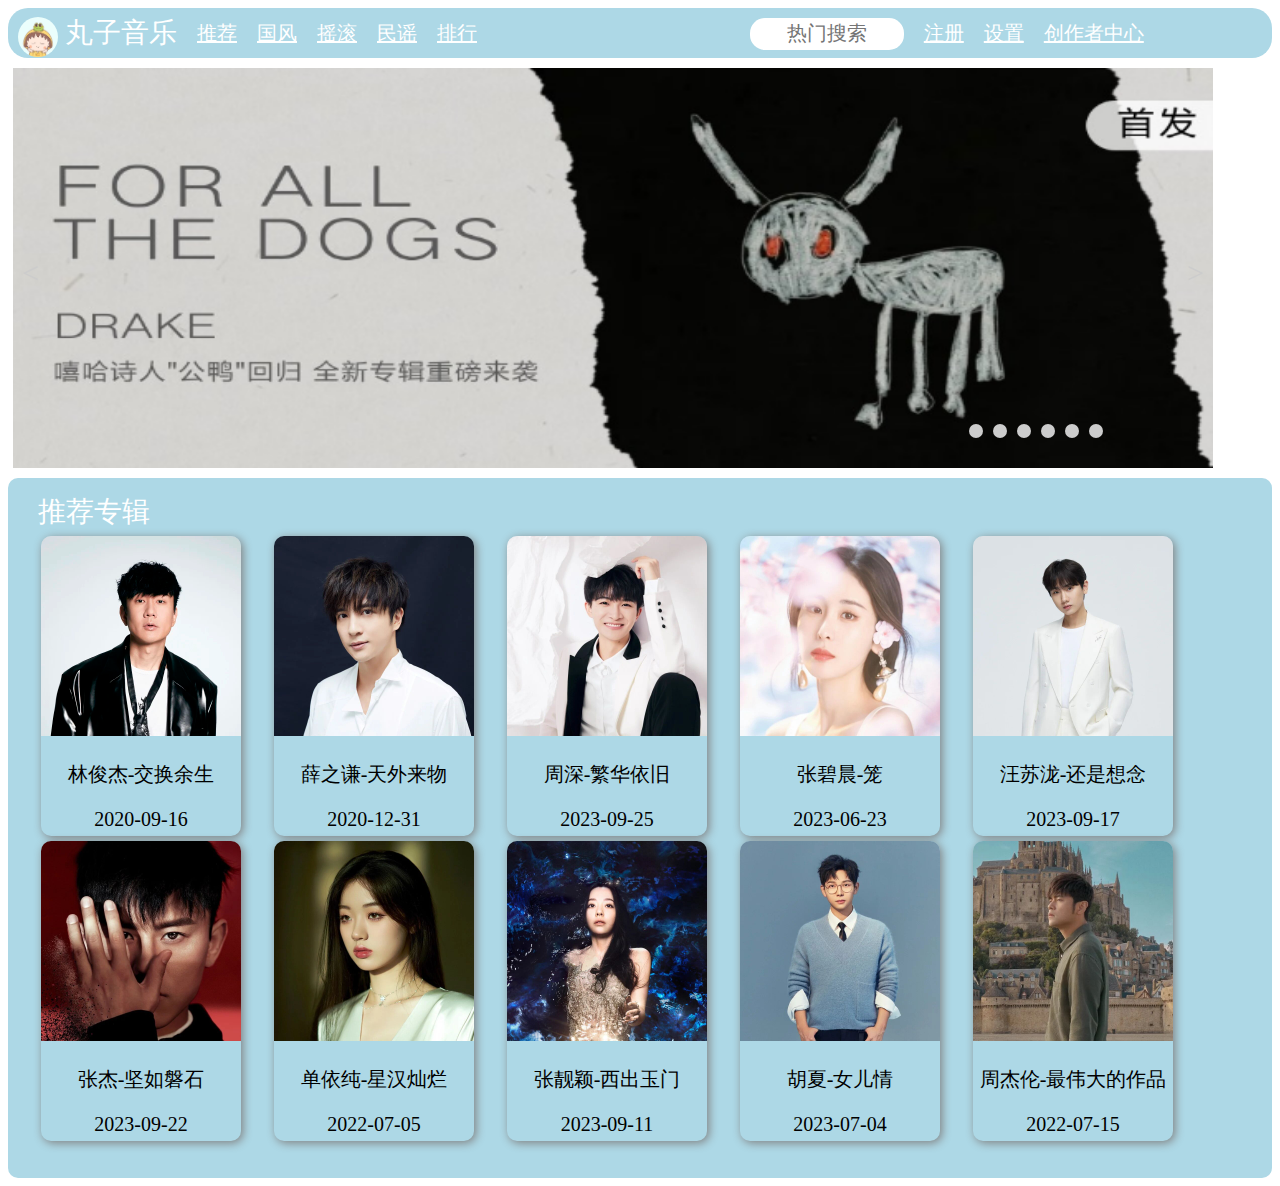
<file: index.html>
<!DOCTYPE html>
<html>
	<head>
		<meta charset="utf-8" />
		<title>丸子音乐</title>
		<link rel="stylesheet" href="css/index.css">
	</head>
	<body>
		<header>
			<ul class="ul">
				<li>
					<img src="img/1.jpg" alt=""/>
					<span class="aa">丸子音乐</span>
				</li>
				<li><a href="#">推荐</a></li>
				<li><a href="#">国风</a></li>
				<li><a href="#">摇滚</a></li>
				<li><a href="#">民谣</a></li>
				<li><a href="ph.html">排行</a></li>
			</ul>
			<ul class="ul1">
				<li><a href="czz.html">创作者中心</a></li>
				<li><a href="sz.html">设置</a></li>
				<li><a href="#">注册</a></li>
				<li><input type="text" placeholder="热门搜索"></li>
			</ul>
		</header>
		
		<div class="div">
			<div class="div1"><img src="img/5.png" width="1200" height="400"/></div>
			<div class="div1"><img src="img/2.png" width="1200" height="400"/></div>
			<div class="div1"><img src="img/3.png" width="1200" height="400"/></div>
			<div class="div1"><img src="img/4.png" width="1200" height="400"/></div>
			<div class="div1"><img src="img/7.png" width="1200" height="400"/></div>
			<div class="div1"><img src="img/8.png" width="1200" height="400"/></div>
			<div class="divleft">&lt;</div>
			<div class="divright">&gt;</div>
			<div class="div2">
				<ul>
					<li></li>
					<li></li>
					<li></li>
					<li></li>
					<li></li>
					<li></li>
				</ul>
			</div>
		</div>
		
		<script type="text/javascript" src="js/jquery-3.4.1.min.js"></script>
		<script type="text/javascript">
			$(function(){
				var index=0;
				setInterval(function(){
					if(index==$(".div1").length-1){
						index=0;
						$(".div1").css("opacity","0");
						$(".div1").eq(index).css("opacity","1");
					}else{
					index++;
					$(".div1").css("opacity","0");
					$(".div1").eq(index).css("opacity","1");
					}
				},2000)
			})
		</script>
		
		<section>
			<div class="div3">
				<p >推荐专辑</p>
				<ul>
					<li>
						<img src="img/6-1.jpg"/>
						<p>林俊杰-交换余生</p>
						<span>2020-09-16</span>
					</li>
					<li>
						<img src="img/6-2.jpg"/>
						<p>薛之谦-天外来物</p>
						<span>2020-12-31</span>
					</li>
					<li>
						<img src="img/6-3.jpg"/>
						<p>周深-繁华依旧</p>
						<span>2023-09-25</span>
					</li>
					<li>
						<img src="img/6-4.jpg"/>
						<p>张碧晨-笼</p>
						<span>2023-06-23</span>
					</li>
					<li>
						<img src="img/6-5.jpg"/>
						<p>汪苏泷-还是想念</p>
						<span>2023-09-17</span>
					</li>
					<li>
						<img src="img/6-6.jpg"/>
						<p>张杰-坚如磐石</p>
						<span>2023-09-22</span>
					</li>
					<li>
						<img src="img/6-7.jpg"/>
						<p>单依纯-星汉灿烂</p>
						<span>2022-07-05</span>
					</li>
					<li>
						<img src="img/6-8.jpg"/>
						<p>张靓颖-西出玉门</p>
						<span>2023-09-11</span>
					</li>
					<li>
						<img src="img/6-9.jpg"/>
						<p>胡夏-女儿情</p>
						<span>2023-07-04</span>
					</li>
					<li>
						<img src="img/6-10.jpg"/>
						<p>周杰伦-最伟大的作品</p>
						<span>2022-07-15</span>
					</li>
				</ul>
			</div>
		</section>
		
	</body>
</html>
</file>
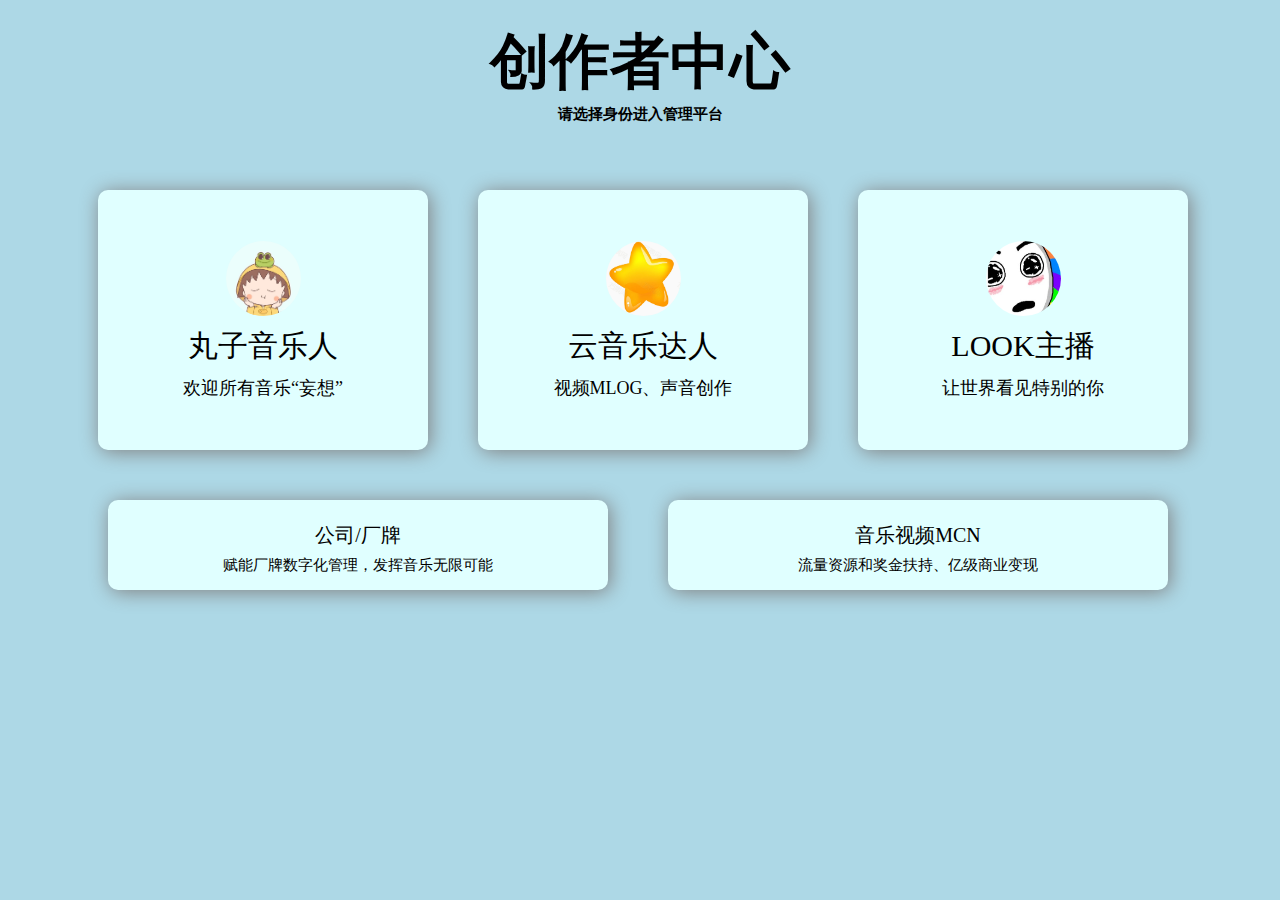
<file: czz.html>
<!DOCTYPE html>
<html>
	<head>
		<meta charset="utf-8">
		<title>创作者中心</title>
		<link rel="stylesheet" href="css/czz.css">
	</head>
	<body>
		<h1>创作者中心</h1>
		<h2>请选择身份进入管理平台</h2>
		<div class="div1">
			<ul>
			<li>
				<img src="img/9-1.jpg" >
				<p>丸子音乐人</p>
				<span>欢迎所有音乐“妄想”</span>
			</li>
			<li>
				<img src="img/9-2.jpg" >
				<p>云音乐达人</p>
				<span>视频Mlog、声音创作</span>
			</li>
			<li>
				<img src="img/9-3.jpg" >
				<p>LOOK主播</p>
				<span>让世界看见特别的你</span>
			</li>
		</ul>
		</div>
		
		<div class="div2">
			<ul>
				<li>
					<p style="font-size: 20px">公司/厂牌</p>
			        <span style="font-size: 15px">赋能厂牌数字化管理，发挥音乐无限可能</span>
				</li>
				<li>
					<p style="font-size: 20px">音乐视频MCN</p>
					<span style="font-size: 15px">流量资源和奖金扶持、亿级商业变现</span>
				</li>
			</ul>
		</div>
	</body>
</html>
</file>
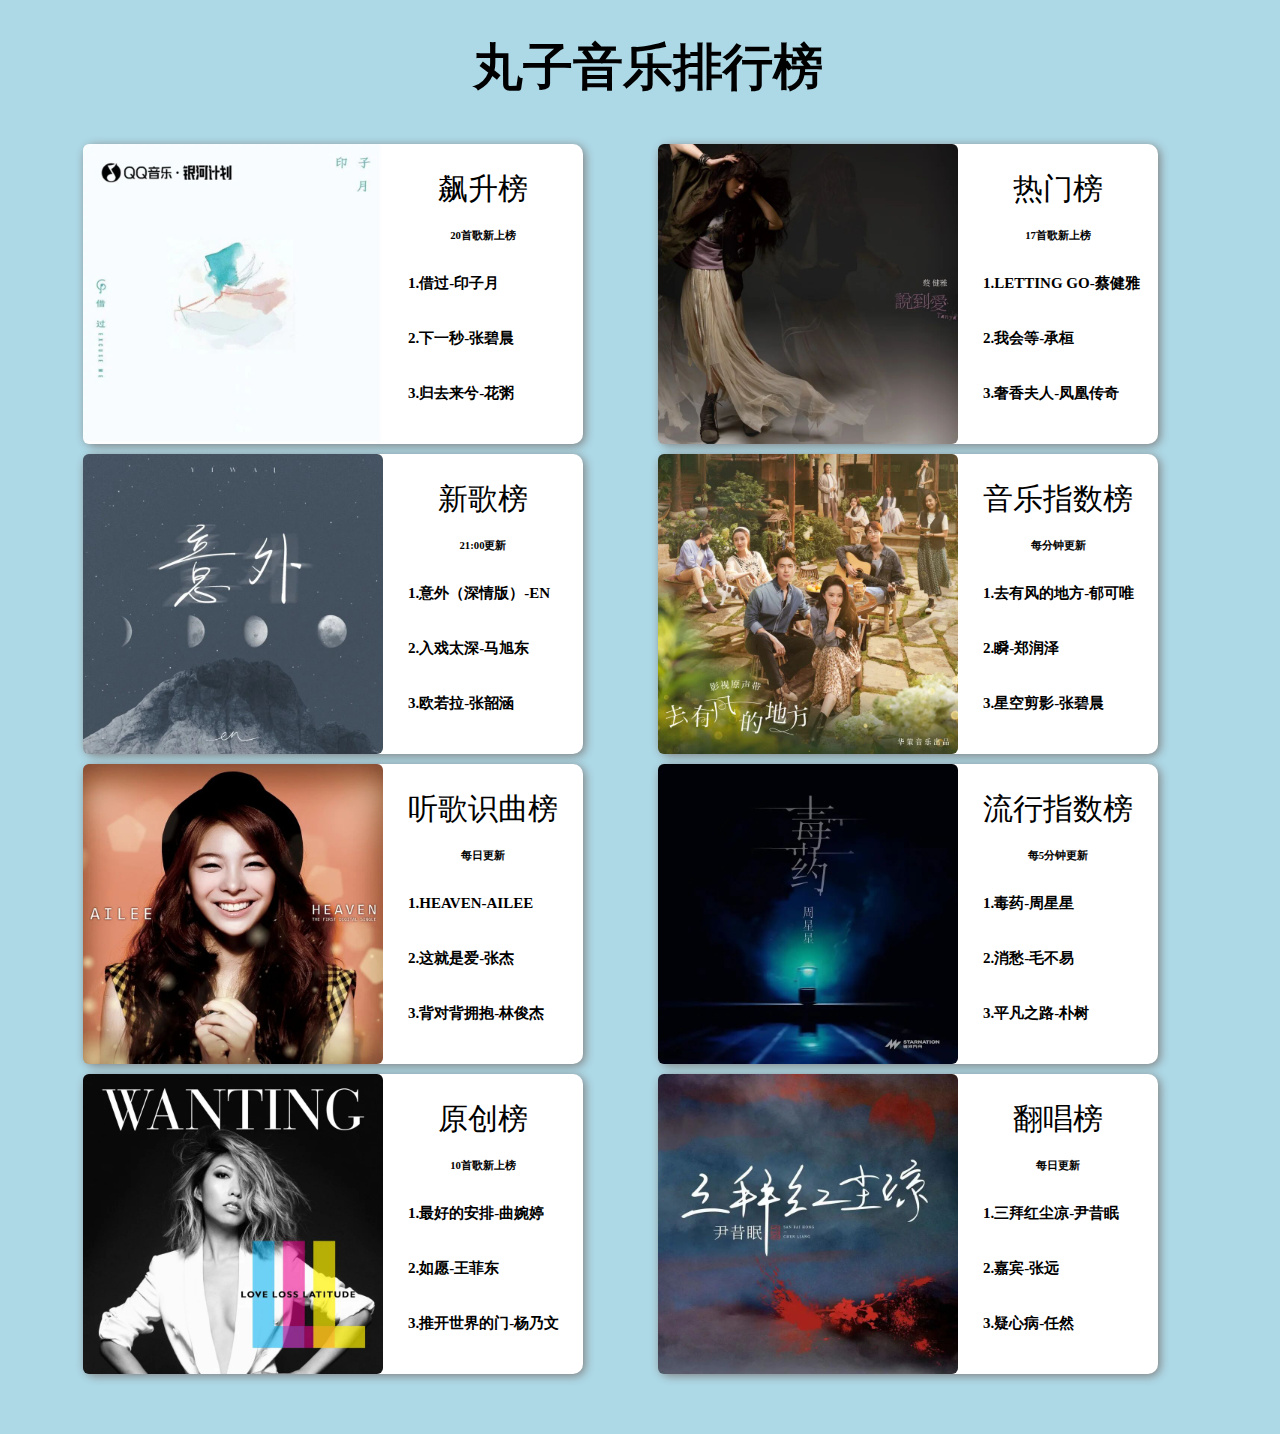
<file: ph.html>
<!DOCTYPE html>
<html>
	<head>
		<meta charset="utf-8">
		<title>排行</title>
		<link rel="stylesheet" href="css/ph.css">
	</head>
	<body>
		<h1>丸子音乐排行榜</h1>
		<div class="div1">
		<ul>
			<li>
				<img src="img/10.1.jpg">
				<p>飙升榜</p>
				<h6>20首歌新上榜</h6>
				<h5>1.借过-印子月</h5>
				<h5>2.下一秒-张碧晨</h5>
				<h5>3.归去来兮-花粥</h5>
			</li>
			<li>
				<img src="img/10.2.jpg" >
				<p>热门榜</p>
				<h6>17首歌新上榜</h6>
				<h5>1.Letting Go-蔡健雅</h5>
				<h5>2.我会等-承桓</h5>
				<h5>3.奢香夫人-凤凰传奇</h5>
			</li>
			<li>
				<img src="img/10.3.jpg" >
				<p>新歌榜</p>
				<h6>21:00更新</h6>
				<h5>1.意外（深情版）-en</h5>
				<h5>2.入戏太深-马旭东</h5>
				<h5>3.欧若拉-张韶涵</h5>
			</li>
			<li>
				<img src="img/10.4.jpg" >
				<p>音乐指数榜</p>
				<h6>每分钟更新</h6>
				<h5>1.去有风的地方-郁可唯</h5>
				<h5>2.瞬-郑润泽</h5>
				<h5>3.星空剪影-张碧晨</h5>
			</li>
			<li>
				<img src="img/10.5.jpg" >
				<p>听歌识曲榜</p>
				<h6>每日更新</h6>
				<h5>1.HEAVEN-Ailee</h5>
				<h5>2.这就是爱-张杰</h5>
				<h5>3.背对背拥抱-林俊杰</h5>
			</li>
			<li>
				<img src="img/10.6.jpg" >
				<p>流行指数榜</p>
				<h6>每5分钟更新</h6>
				<h5>1.毒药-周星星</h5>
				<h5>2.消愁-毛不易</h5>
				<h5>3.平凡之路-朴树</h5>
			</li>
			<li>
				<img src="img/10.7.jpg" >
				<p>原创榜</p>
				<h6>10首歌新上榜</h6>
				<h5>1.最好的安排-曲婉婷</h5>
				<h5>2.如愿-王菲东</h5>
				<h5>3.推开世界的门-杨乃文</h5>
			</li>
			<li>
				<img src="img/10.8.jpg" >
				<p>翻唱榜</p>
				<h6>每日更新</h6>
				<h5>1.三拜红尘凉-尹昔眠</h5>
				<h5>2.嘉宾-张远</h5>
				<h5>3.疑心病-任然</h5>
			</li>
		</ul>
		</div>
	</body>
</html>
</file>
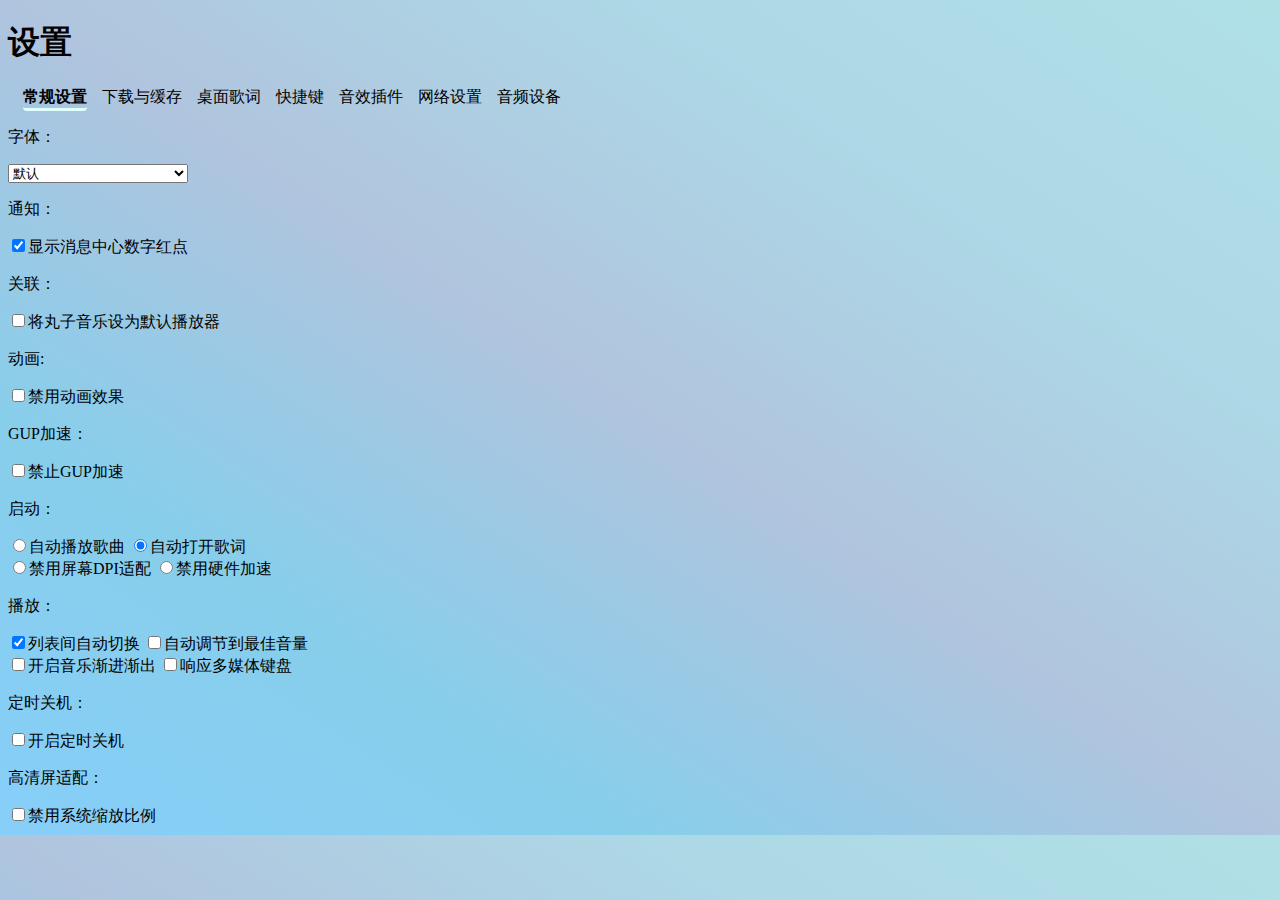
<file: sz.html>
<!DOCTYPE html>
<html>
	<head>
		<meta charset="utf-8">
		<title>设置</title>
		<link rel="stylesheet" href="css/sz.css">
	</head>
	<body>
		<h1>设置</h1>
		<ul class="ul1">
		    <li class="active">常规设置</li>
		    <li>下载与缓存</li>
		    <li>桌面歌词</li>
		    <li>快捷键</li>
		    <li>音效插件</li>
		    <li>网络设置</li>
		    <li>音频设备</li>
		</ul>
		<p><span >字体：</span></p>
		<select>
		    <option value="" selected>默认</option>
		    <option>仿宋</option>
		    <option>宋体</option>
		    <option>楷体</option>
		    <option>华文行楷</option>
		    <option>黑体</option>
		    <option>方正幼圆</option>
		</select>
		
		<ul>
		    <li>
		        <p>通知：</p>
		        <label><input type="checkbox" name="1" checked>显示消息中心数字红点</label>
		    </li>
		    <li>
		        <p>关联：</p>
		        <label><input type="checkbox" name="1">将丸子音乐设为默认播放器</label>
		    </li>
		    <li>
		        <p>动画:</p>
		        <label><input type="checkbox" name="1">禁用动画效果</label>
		    </li>
		    <li>
		        <p>GUP加速：</p>
		        <label><input type="checkbox" name="1">禁止GUP加速</label>
		    </li>
		    <li>
		        <p>启动：</p>
		        <label><input type="radio" name="1" checked>自动播放歌曲</label>
				 <label><input type="radio" name="1" checked>自动打开歌词</label>
		        <div>
		            <label><input type="radio" name="1">禁用屏幕DPI适配</label>
					<label><input type="radio" name="1">禁用硬件加速</label>
		        </div>
		    </li>
			<li>
			    <p>播放：</p>
			    <label><input type="checkbox" name="2" checked>列表间自动切换</label>
				<label><input type="checkbox" name="2">自动调节到最佳音量</label>
			    <div>
			        <label><input type="checkbox" name="2">开启音乐渐进渐出</label>
					<label><input type="checkbox" name="2">响应多媒体键盘</label>
			    </div>
		    <li>
		        <p>定时关机：</p>
		        <label><input type="checkbox" name="1" />开启定时关机</label>
		    </li>
		    <li>
		        <p>高清屏适配：</p>
		        <label><input type="checkbox" name="1"/>禁用系统缩放比例</label>
		    </li>
		</ul>
	</body>
</html>
</file>
<file: css/index.css>
*{
    font-family: "楷体";
    font-size: 20px;
}
ul,li{
    margin: 0;
    padding: 0;
    list-style: none;
}
header{
    width: 100%;
    height: 50px;
    background-color: lightblue;
    line-height: 50px;
    border-radius: 20px;
}
header ul{
    float: left;
}
a{
    text-decoration: none;
    color: white;
}
a:hover{
    font-size: 25px;
}
.aa{
    color: white;
    font-size: 28px;
    font-family: "楷体";
    margin-left: 2px;
}
.ul,.ul1{
    box-sizing: border-box;
    height: 50px;
}

.ul{
    margin-left: 10px;
}
.ul>li{
    float: left;
    margin-right: 20px;
    font-size: 20px;
}
.ul>li>a{
    text-decoration: underline;
}
.ul>li>img{
    width: 40px;
    height: 40px;
    /* 变成圆 */
    border-radius: 50%;  
    vertical-align: middle;
}

.ul1{
    margin-left: 20%;
}
.ul1>li{
    float: right;
    margin-right: 20px;
	font-size: 20px;
}
.ul1>li>a{
    text-decoration: underline;
}
.ul1 input{
    text-align: center;
    width: 150px;
    height: 30px;
    border-radius: 15px;
    background-color: white;
    border: 0;
    outline: none;
}



.div{
	width: 1200px;
	height:400px;
	position: relative;
	margin-top: 10px;
	margin-bottom: 10px;
	margin-left: 5px;
}
.div1{
	position: absolute;
	top: 0;
	left: 0;
	opacity: 0;
	transition: all 1.5s;
}
.div1:nth-child(1){
	opacity: 1;
}
.divleft{
	position: absolute;
	width: 35px;
	height: 50px;
	color: #ccc;
	top: 180px;
	border-radius: 0 5px 5px 0;
	text-align: center;
	line-height: 50px;
	font-size: 30px;
}
.divleft:hover{
	background-color: #00000050;
	color: #fff;
}

.divright{
	position: absolute;
	width: 35px;
	height: 50px;
	color: #ccc;
	top: 180px;
	border-radius: 0 5px 5px 0;
	text-align: center;
	line-height: 50px;
	font-size: 30px;
	right: 0;
}
.divright:hover{
	background-color: #00000050;
	color: #fff;
}

.div2>ul{
	padding: 0;
	margin: 0;
	list-style: none;
}
.div2 li{
	width: 14px;
	height: 14px;
	border-radius: 100%;
	background-color: #ccc;
	float: left;
	margin-right: 10px;
}
.div2 li:hover{
	background-color: #fff;
}
.div2{
	position: absolute;
	bottom: 30px;
	right: 100px;
}


section{
    height:100%;
    width: 100%;
    background-color: lightblue;
    background-size: 100%;
    background-repeat: no-repeat;
    border-radius: 10px;
}
.div3{
    margin: auto;
    margin-top: 10px;
    width: 100%; 
    overflow: hidden; 
    height: 700px;
}
.div3>p{
    padding:0;
    margin: 0;
    margin-top: 15px;
    margin-left: 30px;
    font-size: 28px;
    cursor: pointer;
	color: white;
}
.div3>ul{
    width: 100%;
    margin: auto;
}
.div3>ul>li{
    float: left;
    margin-left: 33px;
    margin-top: 5px;
    width: 200px;
    height: 300px;
    box-shadow: gray 2px 2px 10px;
    text-align: center;
    background-color: lightblue;
    text-transform: uppercase;
    border-radius: 10px;
    cursor: pointer;
}
.div3>ul>li img{
    width: 200px;
	border-top-left-radius: 10px;
    border-top-right-radius: 10px;
}
</file>
<file: css/czz.css>
body{
	background-color: lightblue;
}
h1{
	text-align: center;
	font-size:60px;
	font-family: 楷体;
	line-height: 5px;
	margin-top: 60px;
}
h2{
	text-align: center;
	font-size: 15px;
	font-family: 仿宋;
}
.div1>ul>li>img{
	width: 75px;
	height: 75px;
	border-radius: 50%;
	vertical-align: middle;
}
.div1>ul>li>p{
	font-size: 30px;
	line-height: 0px;
}
.div1>ul>li>span{
	font-size: 18px;
}
.div1>ul>li{
	float: left;
	margin-left: 50px;
	margin-top: 50px;
	width: 330px;
	height: 260px;
	box-shadow: gray 2px 2px 20px;
	text-align: center;
	background-color:lightcyan;
	text-transform: uppercase;
	border-radius: 10px;
	display: flex;
	flex-direction: column;
	justify-content: center;
	align-items: center;
}
.div2>ul>li{
	float: left;
	margin-left: 60px;
	margin-top: 50px;
	width: 500px;
	height: 90px;
	box-shadow: gray 2px 2px 20px;
	text-align: center;
	background-color: lightcyan;
	text-transform: uppercase;
	border-radius: 10px;
	list-style: none;
	display: flex;
	flex-direction: column;
	justify-content: center;
	align-items: center;
}
.div2>ul>li>p {
	line-height: 1px;
}
</file>
<file: css/ph.css>
body{
	background-color: lightblue;
	height:1300px;
	width: 100%;
	border-radius: 10px;
}
h1{
	text-align: center;
	font-family: 楷体;
	font-size:50px;
}
ul,li{
    margin: 0;
    padding: 0;
    list-style: none;
}
.div1{
    margin: auto;
    margin-top: 10px;
    width: 100%; 
    overflow: hidden; 
    height: 1300px;
}
.div1>ul>li{
	float: left;
	margin-left: 75px;
	margin-top: 10px;
	width: 500px;
	height: 300px;
	box-shadow: gray 2px 2px 10px;
	text-align: center;
	background-color: white;
	text-transform: uppercase;
	border-radius: 10px;
	cursor: pointer;
}
.div1>ul>li>img{
	width: 300px;
	height: 300px;
	border-radius: 2%;
	vertical-align: middle;
	float: left;
}
.div1>ul>li>p{
	font-size: 30px;
	line-height: 0px;
	font-family: 方正幼圆;
	padding-top: 15px;
}
.div1>ul>li>h5{
	text-align: left;
	padding-left: 325px;
	font-family: 等线;
	line-height:30px ;
	font-size:15px ;
}
.div1>ul>li>h6{
	font-family: 宋体;
	padding-top: 10px;
}
</file>
<file: css/sz.css>
body{
	background-image: linear-gradient(to top right,#87cefa,#87ceeb,#b0c4de,#add8e6, #b0e0e6);
}
ul,li{
	margin: 0;
    padding: 0;
    list-style: none;
    cursor: pointer;
}
ul{
    overflow: hidden;
}
.ul1>li{
    float: left;
    margin-left: 15px;
        }
select{
    width: 180px;
}
.active{
    font-weight: bold;
    border-bottom: 3px lightcyan solid;
    border-radius: 4px;
}
.ul1>li:hover{
    border-bottom: 3px lightcyan solid;
    border-radius: 4px;
}
</file>
